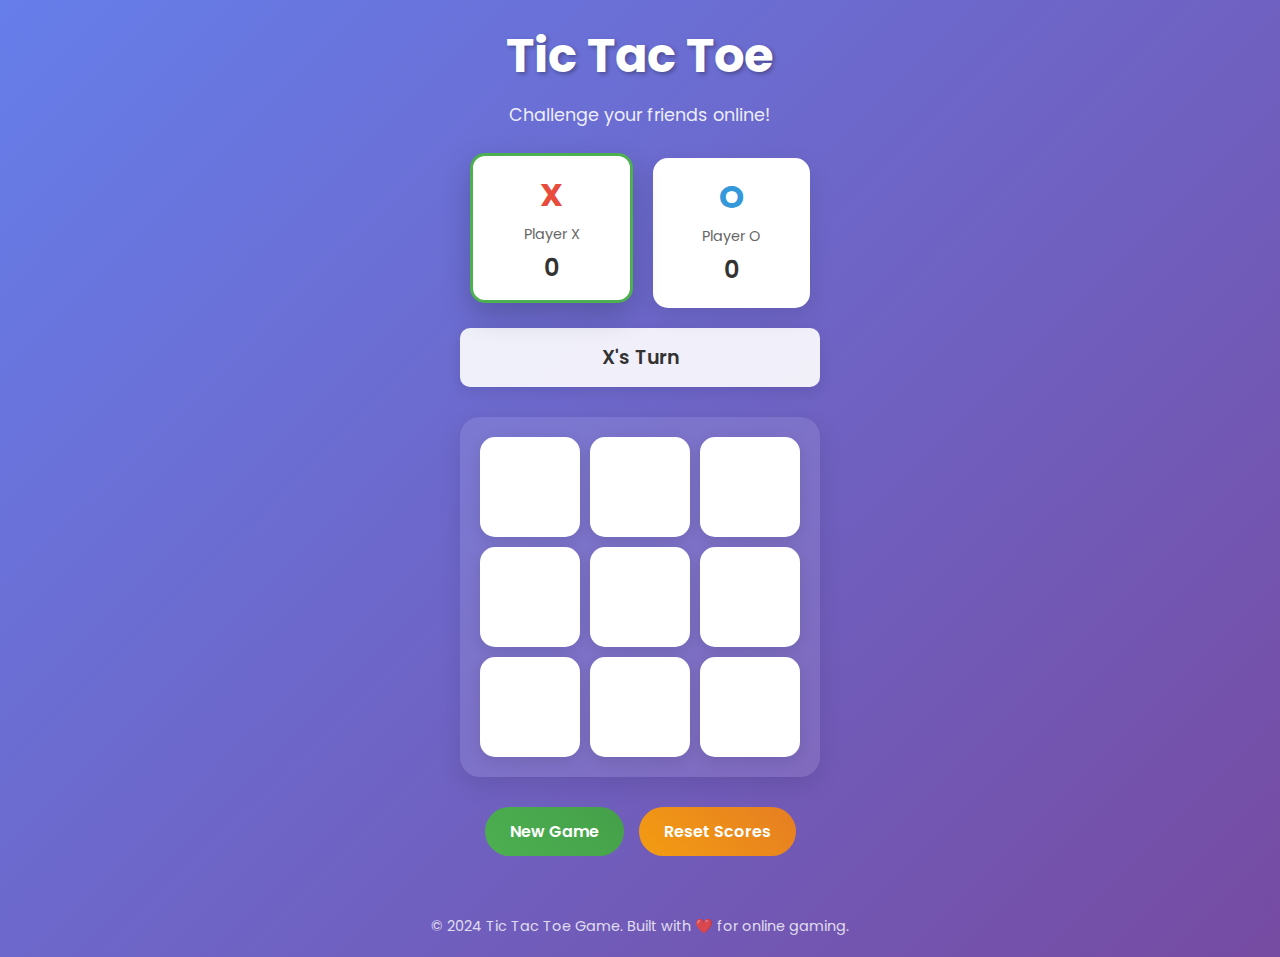
<file: index.html>
<!DOCTYPE html>
<html lang="en">

<head>
    <meta charset="UTF-8">
    <meta name="viewport" content="width=device-width, initial-scale=1.0, maximum-scale=1.0, user-scalable=no">
    <meta name="mobile-web-app-capable" content="yes">
    <meta name="apple-mobile-web-app-capable" content="yes">
    <meta name="apple-mobile-web-app-status-bar-style" content="default">
    <title>Tic Tac Toe - Play Online</title>
    <link rel="stylesheet" href="styles.css">
    <link href="https://fonts.googleapis.com/css2?family=Poppins:wght@400;600;700&display=swap" rel="stylesheet">
</head>

<body>
    <div class="container">
        <header>
            <h1>Tic Tac Toe</h1>
            <p class="subtitle">Challenge your friends online!</p>
        </header>

        <div class="game-info">
            <div class="player-info">
                <div class="player player-x active">
                    <span class="player-symbol">X</span>
                    <span class="player-name">Player X</span>
                    <span class="player-score">0</span>
                </div>
                <div class="player player-o">
                    <span class="player-symbol">O</span>
                    <span class="player-name">Player O</span>
                    <span class="player-score">0</span>
                </div>
            </div>
            <div class="current-turn">
                <span id="turn-indicator">X's Turn</span>
            </div>
        </div>

        <div class="game-board">
            <div class="cell" data-cell="0"></div>
            <div class="cell" data-cell="1"></div>
            <div class="cell" data-cell="2"></div>
            <div class="cell" data-cell="3"></div>
            <div class="cell" data-cell="4"></div>
            <div class="cell" data-cell="5"></div>
            <div class="cell" data-cell="6"></div>
            <div class="cell" data-cell="7"></div>
            <div class="cell" data-cell="8"></div>
        </div>

        <div class="game-controls">
            <button id="new-game-btn" class="btn btn-primary">New Game</button>
            <button id="reset-scores-btn" class="btn btn-secondary">Reset Scores</button>
        </div>

        <div id="game-status" class="game-status hidden">
            <div class="status-content">
                <h2 id="status-message"></h2>
                <button id="play-again-btn" class="btn btn-primary">Play Again</button>
            </div>
        </div>
    </div>

    <footer>
        <p>&copy; 2024 Tic Tac Toe Game. Built with ❤️ for online gaming.</p>
    </footer>

    <script src="script.js"></script>
</body>

</html>
</file>
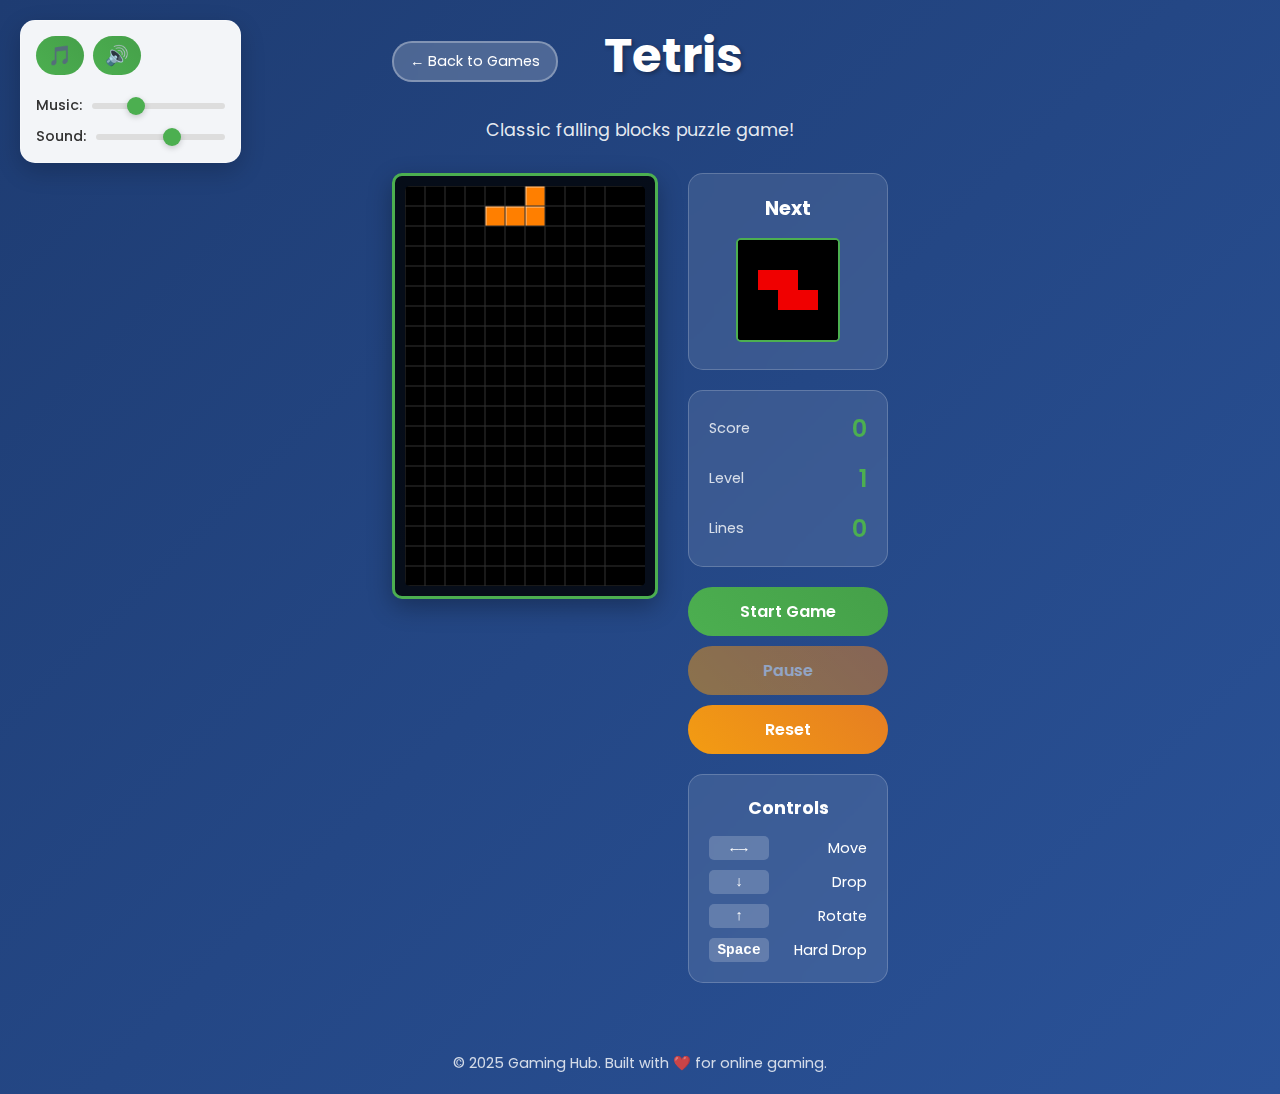
<file: tetris.html>
<!DOCTYPE html>
<html lang="en">

<head>
    <meta charset="UTF-8">
    <meta name="viewport" content="width=device-width, initial-scale=1.0, maximum-scale=1.0, user-scalable=no">
    <meta name="mobile-web-app-capable" content="yes">
    <meta name="apple-mobile-web-app-capable" content="yes">
    <meta name="apple-mobile-web-app-status-bar-style" content="default">
    <title>Tetris - Gaming Hub</title>
    <link rel="stylesheet" href="tetris-styles.css">
    <link href="https://fonts.googleapis.com/css2?family=Poppins:wght@400;600;700&display=swap" rel="stylesheet">
</head>

<body>
    <div class="container">
        <header>
            <div class="game-header">
                <button class="back-btn" onclick="window.location.href='index.html'">← Back to Games</button>
                <h1>Tetris</h1>
                <div class="spacer"></div>
            </div>
            <p class="subtitle">Classic falling blocks puzzle game!</p>
        </header>

        <div class="game-layout">
            <div class="game-area">
                <div class="game-board">
                    <canvas id="tetris" width="240" height="400"></canvas>
                </div>
            </div>

            <div class="game-sidebar">
                <div class="next-piece">
                    <h3>Next</h3>
                    <canvas id="next" width="100" height="100"></canvas>
                </div>

                <div class="game-stats">
                    <div class="stat">
                        <span class="stat-label">Score</span>
                        <span class="stat-value" id="score">0</span>
                    </div>
                    <div class="stat">
                        <span class="stat-label">Level</span>
                        <span class="stat-value" id="level">1</span>
                    </div>
                    <div class="stat">
                        <span class="stat-label">Lines</span>
                        <span class="stat-value" id="lines">0</span>
                    </div>
                </div>

                <div class="game-controls">
                    <button id="start-btn" class="btn btn-primary">Start Game</button>
                    <button id="pause-btn" class="btn btn-secondary" disabled>Pause</button>
                    <button id="reset-btn" class="btn btn-secondary">Reset</button>
                </div>

                <div class="instructions">
                    <h4>Controls</h4>
                    <div class="control-item">
                        <span class="key">←→</span>
                        <span>Move</span>
                    </div>
                    <div class="control-item">
                        <span class="key">↓</span>
                        <span>Drop</span>
                    </div>
                    <div class="control-item">
                        <span class="key">↑</span>
                        <span>Rotate</span>
                    </div>
                    <div class="control-item">
                        <span class="key">Space</span>
                        <span>Hard Drop</span>
                    </div>
                </div>
            </div>
        </div>

        <div id="game-over" class="game-over hidden">
            <div class="game-over-content">
                <h2>Game Over!</h2>
                <p>Final Score: <span id="final-score">0</span></p>
                <p>Lines Cleared: <span id="final-lines">0</span></p>
                <button id="play-again-btn" class="btn btn-primary">Play Again</button>
            </div>
        </div>
    </div>

    <footer>
        <p>&copy; 2025 Gaming Hub. Built with ❤️ for online gaming.</p>
    </footer>

    <script src="sound-manager.js"></script>
    <script src="tetris.js"></script>
</body>

</html>
</file>
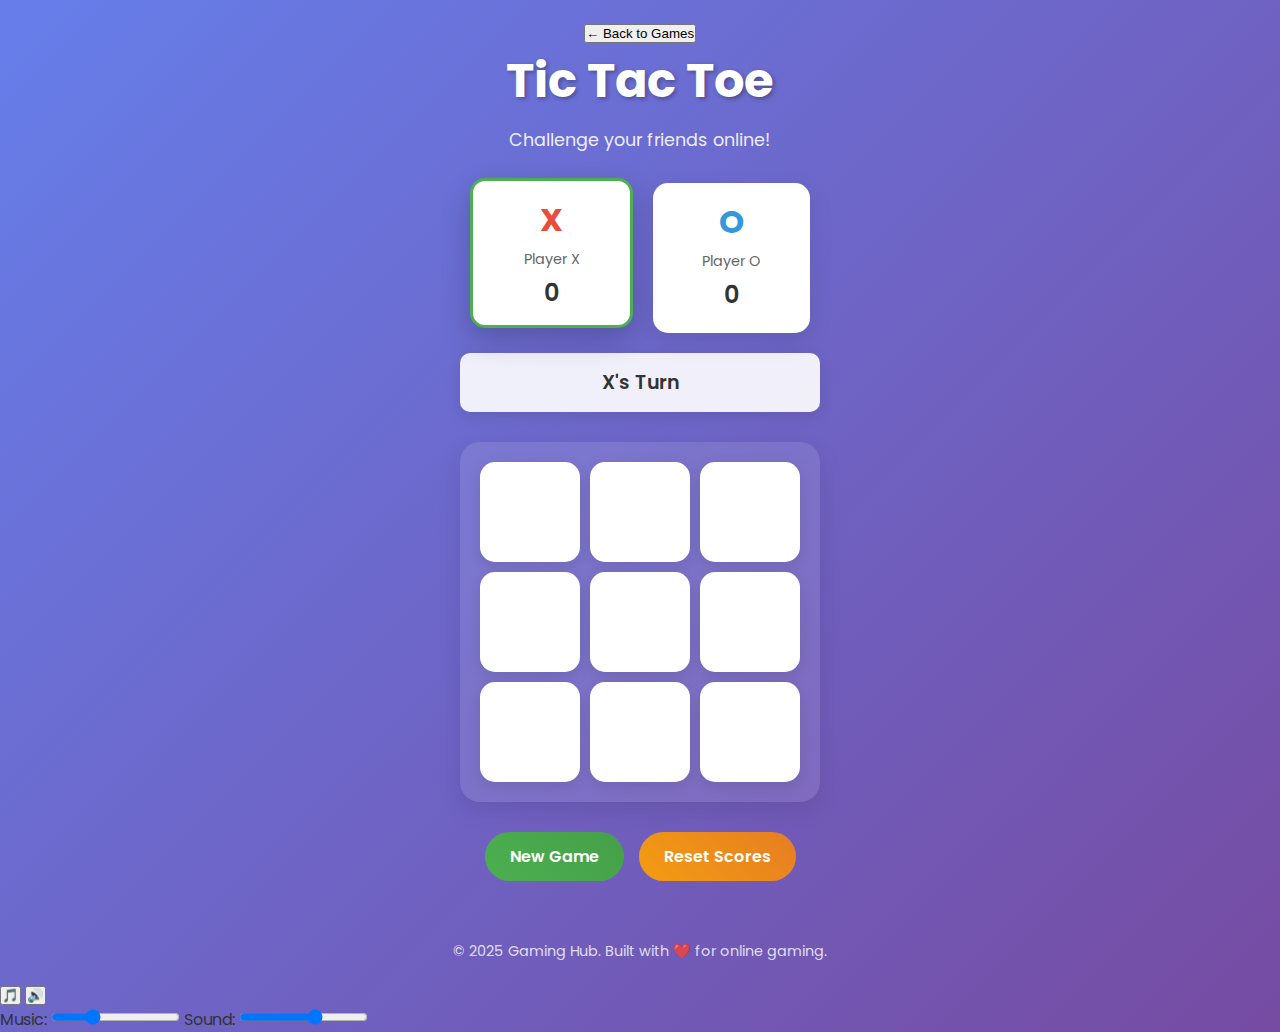
<file: tic-tac-toe.html>
<!DOCTYPE html>
<html lang="en">

<head>
    <meta charset="UTF-8">
    <meta name="viewport" content="width=device-width, initial-scale=1.0, maximum-scale=1.0, user-scalable=no">
    <meta name="mobile-web-app-capable" content="yes">
    <meta name="apple-mobile-web-app-capable" content="yes">
    <meta name="apple-mobile-web-app-status-bar-style" content="default">
    <title>Tic Tac Toe - Gaming Hub</title>
    <link rel="stylesheet" href="styles.css">
    <link href="https://fonts.googleapis.com/css2?family=Poppins:wght@400;600;700&display=swap" rel="stylesheet">
</head>

<body>
    <div class="container">
        <header>
            <div class="game-header">
                <button class="back-btn" onclick="window.location.href='index.html'">← Back to Games</button>
                <h1>Tic Tac Toe</h1>
                <div class="spacer"></div>
            </div>
            <p class="subtitle">Challenge your friends online!</p>
        </header>

        <div class="game-info">
            <div class="player-info">
                <div class="player player-x active">
                    <span class="player-symbol">X</span>
                    <span class="player-name">Player X</span>
                    <span class="player-score">0</span>
                </div>
                <div class="player player-o">
                    <span class="player-symbol">O</span>
                    <span class="player-name">Player O</span>
                    <span class="player-score">0</span>
                </div>
            </div>
            <div class="current-turn">
                <span id="turn-indicator">X's Turn</span>
            </div>
        </div>

        <div class="game-board">
            <div class="cell" data-cell="0"></div>
            <div class="cell" data-cell="1"></div>
            <div class="cell" data-cell="2"></div>
            <div class="cell" data-cell="3"></div>
            <div class="cell" data-cell="4"></div>
            <div class="cell" data-cell="5"></div>
            <div class="cell" data-cell="6"></div>
            <div class="cell" data-cell="7"></div>
            <div class="cell" data-cell="8"></div>
        </div>

        <div class="game-controls">
            <button id="new-game-btn" class="btn btn-primary">New Game</button>
            <button id="reset-scores-btn" class="btn btn-secondary">Reset Scores</button>
        </div>

        <div id="game-status" class="game-status hidden">
            <div class="status-content">
                <h2 id="status-message"></h2>
                <button id="play-again-btn" class="btn btn-primary">Play Again</button>
            </div>
        </div>
    </div>

    <footer>
        <p>&copy; 2025 Gaming Hub. Built with ❤️ for online gaming.</p>
    </footer>

    <script src="sound-manager.js"></script>
    <script src="script.js"></script>
</body>

</html>
</file>
<file: styles.css>
* {
    margin: 0;
    padding: 0;
    box-sizing: border-box;
}

body {
    font-family: 'Poppins', sans-serif;
    background: linear-gradient(135deg, #667eea 0%, #764ba2 100%);
    min-height: 100vh;
    display: flex;
    flex-direction: column;
    color: #333;
    /* Prevent text selection on mobile */
    -webkit-user-select: none;
    -moz-user-select: none;
    -ms-user-select: none;
    user-select: none;
    /* Prevent zoom on double-tap */
    touch-action: manipulation;
}

.container {
    max-width: 600px;
    margin: 0 auto;
    padding: 20px;
    flex: 1;
    display: flex;
    flex-direction: column;
    align-items: center;
}

header {
    text-align: center;
    margin-bottom: 30px;
}

header h1 {
    font-size: 3rem;
    font-weight: 700;
    color: white;
    text-shadow: 2px 2px 4px rgba(0, 0, 0, 0.3);
    margin-bottom: 10px;
}

.subtitle {
    color: rgba(255, 255, 255, 0.9);
    font-size: 1.1rem;
    font-weight: 400;
}

.game-info {
    width: 100%;
    margin-bottom: 30px;
}

.player-info {
    display: flex;
    justify-content: space-between;
    margin-bottom: 20px;
}

.player {
    background: white;
    padding: 15px 20px;
    border-radius: 15px;
    box-shadow: 0 8px 25px rgba(0, 0, 0, 0.1);
    text-align: center;
    transition: all 0.3s ease;
    flex: 1;
    margin: 0 10px;
}

.player.active {
    transform: translateY(-5px);
    box-shadow: 0 12px 30px rgba(0, 0, 0, 0.2);
    border: 3px solid #4CAF50;
}

.player-symbol {
    display: block;
    font-size: 2rem;
    font-weight: 700;
    margin-bottom: 5px;
}

.player-x .player-symbol {
    color: #e74c3c;
}

.player-o .player-symbol {
    color: #3498db;
}

.player-name {
    display: block;
    font-size: 0.9rem;
    color: #666;
    margin-bottom: 5px;
}

.player-score {
    display: block;
    font-size: 1.5rem;
    font-weight: 600;
    color: #333;
}

.current-turn {
    text-align: center;
    background: rgba(255, 255, 255, 0.9);
    padding: 15px;
    border-radius: 10px;
    box-shadow: 0 4px 15px rgba(0, 0, 0, 0.1);
}

#turn-indicator {
    font-size: 1.2rem;
    font-weight: 600;
    color: #333;
}

.game-board {
    display: grid;
    grid-template-columns: repeat(3, 1fr);
    gap: 10px;
    margin-bottom: 30px;
    background: rgba(255, 255, 255, 0.1);
    padding: 20px;
    border-radius: 20px;
    box-shadow: 0 8px 25px rgba(0, 0, 0, 0.1);
}

.cell {
    width: 100px;
    height: 100px;
    background: white;
    border-radius: 15px;
    display: flex;
    align-items: center;
    justify-content: center;
    font-size: 3rem;
    font-weight: 700;
    cursor: pointer;
    transition: all 0.3s ease;
    box-shadow: 0 4px 15px rgba(0, 0, 0, 0.1);
    /* Mobile touch improvements */
    -webkit-tap-highlight-color: transparent;
    touch-action: manipulation;
    /* Prevent text selection */
    -webkit-user-select: none;
    -moz-user-select: none;
    -ms-user-select: none;
    user-select: none;
}

.cell:hover {
    transform: scale(1.05);
    box-shadow: 0 6px 20px rgba(0, 0, 0, 0.2);
}

/* Mobile touch feedback */
.cell:active {
    transform: scale(0.95);
    transition: transform 0.1s ease;
}

.cell.x {
    color: #e74c3c;
    animation: popIn 0.3s ease;
}

.cell.o {
    color: #3498db;
    animation: popIn 0.3s ease;
}

.cell.winning {
    background: linear-gradient(45deg, #4CAF50, #45a049);
    color: white;
    animation: winner 0.6s ease;
}

@keyframes popIn {
    0% {
        transform: scale(0.8);
        opacity: 0;
    }

    100% {
        transform: scale(1);
        opacity: 1;
    }
}

@keyframes winner {

    0%,
    100% {
        transform: scale(1);
    }

    50% {
        transform: scale(1.1);
    }
}

.game-controls {
    display: flex;
    gap: 15px;
    margin-bottom: 20px;
}

.btn {
    padding: 12px 25px;
    border: none;
    border-radius: 25px;
    font-size: 1rem;
    font-weight: 600;
    cursor: pointer;
    transition: all 0.3s ease;
    font-family: 'Poppins', sans-serif;
    /* Mobile touch improvements */
    -webkit-tap-highlight-color: transparent;
    touch-action: manipulation;
    /* Prevent text selection */
    -webkit-user-select: none;
    -moz-user-select: none;
    -ms-user-select: none;
    user-select: none;
}

.btn:hover {
    transform: translateY(-2px);
    box-shadow: 0 6px 20px rgba(0, 0, 0, 0.2);
}

/* Mobile touch feedback */
.btn:active {
    transform: translateY(0);
    transition: transform 0.1s ease;
}

.btn-primary {
    background: linear-gradient(45deg, #4CAF50, #45a049);
    color: white;
}

.btn-secondary {
    background: linear-gradient(45deg, #f39c12, #e67e22);
    color: white;
}

.game-status {
    position: fixed;
    top: 0;
    left: 0;
    width: 100%;
    height: 100%;
    background: rgba(0, 0, 0, 0.8);
    display: flex;
    align-items: center;
    justify-content: center;
    z-index: 1000;
}

.game-status.hidden {
    display: none;
}

.status-content {
    background: white;
    padding: 40px;
    border-radius: 20px;
    text-align: center;
    box-shadow: 0 15px 40px rgba(0, 0, 0, 0.3);
    animation: slideIn 0.3s ease;
}

@keyframes slideIn {
    0% {
        transform: translateY(-50px);
        opacity: 0;
    }

    100% {
        transform: translateY(0);
        opacity: 1;
    }
}

#status-message {
    font-size: 2rem;
    margin-bottom: 30px;
    color: #333;
}

footer {
    text-align: center;
    padding: 20px;
    color: rgba(255, 255, 255, 0.8);
    font-size: 0.9rem;
}

/* Responsive Design */
@media (max-width: 768px) {
    .container {
        padding: 15px;
    }

    header h1 {
        font-size: 2.5rem;
    }

    .game-board {
        padding: 15px;
        gap: 8px;
    }

    .cell {
        width: 80px;
        height: 80px;
        font-size: 2.5rem;
    }

    .player {
        padding: 12px 15px;
        margin: 0 5px;
    }

    .player-symbol {
        font-size: 1.5rem;
    }

    .game-controls {
        flex-direction: column;
        align-items: center;
    }

    .btn {
        width: 200px;
    }
}

@media (max-width: 480px) {
    .cell {
        width: 70px;
        height: 70px;
        font-size: 2rem;
    }

    .player-info {
        flex-direction: column;
        gap: 10px;
    }

    .player {
        margin: 0;
    }
}

/* Mobile-specific improvements */
@media (hover: none) and (pointer: coarse) {

    /* Disable hover effects on touch devices */
    .cell:hover {
        transform: none;
        box-shadow: 0 4px 15px rgba(0, 0, 0, 0.1);
    }

    .btn:hover {
        transform: none;
        box-shadow: 0 4px 15px rgba(0, 0, 0, 0.1);
    }

    /* Increase touch targets for mobile */
    .cell {
        min-height: 60px;
        min-width: 60px;
    }

    .btn {
        min-height: 44px;
        min-width: 44px;
    }
}
</file>
<file: tetris-styles.css>
* {
    margin: 0;
    padding: 0;
    box-sizing: border-box;
}

body {
    font-family: 'Poppins', sans-serif;
    background: linear-gradient(135deg, #1e3c72 0%, #2a5298 100%);
    min-height: 100vh;
    display: flex;
    flex-direction: column;
    color: #333;
    -webkit-user-select: none;
    -moz-user-select: none;
    -ms-user-select: none;
    user-select: none;
    touch-action: manipulation;
}

.container {
    max-width: 1200px;
    margin: 0 auto;
    padding: 20px;
    flex: 1;
    display: flex;
    flex-direction: column;
    align-items: center;
}

header {
    text-align: center;
    margin-bottom: 30px;
    width: 100%;
}

.game-header {
    display: flex;
    align-items: center;
    justify-content: space-between;
    margin-bottom: 15px;
}

.back-btn {
    background: rgba(255, 255, 255, 0.2);
    border: 2px solid rgba(255, 255, 255, 0.3);
    color: white;
    padding: 8px 16px;
    border-radius: 20px;
    cursor: pointer;
    font-family: 'Poppins', sans-serif;
    font-size: 0.9rem;
    transition: all 0.3s ease;
    backdrop-filter: blur(10px);
}

.back-btn:hover {
    background: rgba(255, 255, 255, 0.3);
    border-color: rgba(255, 255, 255, 0.5);
}

.spacer {
    width: 100px;
}

header h1 {
    font-size: 3rem;
    font-weight: 700;
    color: white;
    text-shadow: 2px 2px 4px rgba(0, 0, 0, 0.3);
    margin-bottom: 10px;
}

.subtitle {
    color: rgba(255, 255, 255, 0.9);
    font-size: 1.1rem;
    font-weight: 400;
}

/* Audio Controls */
.audio-controls {
    position: fixed;
    top: 20px;
    left: 20px;
    z-index: 1000;
}

.audio-control-panel {
    background: rgba(255, 255, 255, 0.95);
    padding: 15px;
    border-radius: 15px;
    box-shadow: 0 8px 25px rgba(0, 0, 0, 0.2);
    backdrop-filter: blur(10px);
    border: 1px solid rgba(255, 255, 255, 0.3);
    min-width: 200px;
}

.audio-btn {
    background: linear-gradient(45deg, #4CAF50, #45a049);
    color: white;
    border: none;
    padding: 8px 12px;
    border-radius: 20px;
    cursor: pointer;
    font-size: 1.2rem;
    margin: 0 5px 10px 0;
    transition: all 0.3s ease;
    -webkit-tap-highlight-color: transparent;
    touch-action: manipulation;
}

.audio-btn:hover {
    transform: translateY(-2px);
    box-shadow: 0 4px 15px rgba(0, 0, 0, 0.2);
}

.audio-btn:active {
    transform: translateY(0);
}

.volume-controls {
    display: flex;
    flex-direction: column;
    gap: 10px;
    margin-top: 10px;
}

.volume-controls label {
    display: flex;
    align-items: center;
    gap: 10px;
    font-size: 0.9rem;
    color: #333;
    font-weight: 500;
}

.volume-controls input[type="range"] {
    flex: 1;
    height: 6px;
    border-radius: 3px;
    background: #ddd;
    outline: none;
    -webkit-appearance: none;
}

.volume-controls input[type="range"]::-webkit-slider-thumb {
    -webkit-appearance: none;
    appearance: none;
    width: 18px;
    height: 18px;
    border-radius: 50%;
    background: #4CAF50;
    cursor: pointer;
    box-shadow: 0 2px 6px rgba(0, 0, 0, 0.2);
}

.volume-controls input[type="range"]::-moz-range-thumb {
    width: 18px;
    height: 18px;
    border-radius: 50%;
    background: #4CAF50;
    cursor: pointer;
    border: none;
    box-shadow: 0 2px 6px rgba(0, 0, 0, 0.2);
}

.game-layout {
    display: flex;
    gap: 30px;
    align-items: flex-start;
    margin-bottom: 30px;
}

.game-area {
    display: flex;
    flex-direction: column;
    align-items: center;
}

.game-board {
    background: rgba(0, 0, 0, 0.8);
    border: 3px solid #4CAF50;
    border-radius: 10px;
    padding: 10px;
    box-shadow: 0 8px 25px rgba(0, 0, 0, 0.3);
}

#tetris {
    display: block;
    background: #000;
    border-radius: 5px;
}

.game-sidebar {
    display: flex;
    flex-direction: column;
    gap: 20px;
    min-width: 200px;
}

.next-piece {
    background: rgba(255, 255, 255, 0.1);
    padding: 20px;
    border-radius: 15px;
    text-align: center;
    backdrop-filter: blur(10px);
    border: 1px solid rgba(255, 255, 255, 0.2);
}

.next-piece h3 {
    color: white;
    margin-bottom: 15px;
    font-size: 1.2rem;
}

#next {
    background: #000;
    border-radius: 5px;
    border: 2px solid #4CAF50;
}

.game-stats {
    background: rgba(255, 255, 255, 0.1);
    padding: 20px;
    border-radius: 15px;
    backdrop-filter: blur(10px);
    border: 1px solid rgba(255, 255, 255, 0.2);
}

.stat {
    display: flex;
    justify-content: space-between;
    align-items: center;
    margin-bottom: 15px;
    color: white;
}

.stat:last-child {
    margin-bottom: 0;
}

.stat-label {
    font-size: 0.9rem;
    opacity: 0.8;
}

.stat-value {
    font-size: 1.5rem;
    font-weight: 600;
    color: #4CAF50;
}

.game-controls {
    display: flex;
    flex-direction: column;
    gap: 10px;
}

.btn {
    padding: 12px 20px;
    border: none;
    border-radius: 25px;
    font-size: 1rem;
    font-weight: 600;
    cursor: pointer;
    transition: all 0.3s ease;
    font-family: 'Poppins', sans-serif;
    -webkit-tap-highlight-color: transparent;
    touch-action: manipulation;
    -webkit-user-select: none;
    -moz-user-select: none;
    -ms-user-select: none;
    user-select: none;
}

.btn:hover:not(:disabled) {
    transform: translateY(-2px);
    box-shadow: 0 6px 20px rgba(0, 0, 0, 0.2);
}

.btn:active {
    transform: translateY(0);
    transition: transform 0.1s ease;
}

.btn:disabled {
    opacity: 0.5;
    cursor: not-allowed;
}

.btn-primary {
    background: linear-gradient(45deg, #4CAF50, #45a049);
    color: white;
}

.btn-secondary {
    background: linear-gradient(45deg, #f39c12, #e67e22);
    color: white;
}

.instructions {
    background: rgba(255, 255, 255, 0.1);
    padding: 20px;
    border-radius: 15px;
    backdrop-filter: blur(10px);
    border: 1px solid rgba(255, 255, 255, 0.2);
}

.instructions h4 {
    color: white;
    margin-bottom: 15px;
    text-align: center;
    font-size: 1.1rem;
}

.control-item {
    display: flex;
    justify-content: space-between;
    align-items: center;
    margin-bottom: 10px;
    color: white;
    font-size: 0.9rem;
}

.control-item:last-child {
    margin-bottom: 0;
}

.key {
    background: rgba(255, 255, 255, 0.2);
    padding: 4px 8px;
    border-radius: 5px;
    font-family: monospace;
    font-weight: 600;
    min-width: 60px;
    text-align: center;
}

.game-over {
    position: fixed;
    top: 0;
    left: 0;
    width: 100%;
    height: 100%;
    background: rgba(0, 0, 0, 0.8);
    display: flex;
    align-items: center;
    justify-content: center;
    z-index: 1000;
}

.game-over.hidden {
    display: none;
}

.game-over-content {
    background: white;
    padding: 40px;
    border-radius: 20px;
    text-align: center;
    box-shadow: 0 15px 40px rgba(0, 0, 0, 0.3);
    animation: slideIn 0.3s ease;
}

@keyframes slideIn {
    0% {
        transform: translateY(-50px);
        opacity: 0;
    }

    100% {
        transform: translateY(0);
        opacity: 1;
    }
}

.game-over-content h2 {
    font-size: 2.5rem;
    margin-bottom: 20px;
    color: #e74c3c;
}

.game-over-content p {
    font-size: 1.2rem;
    margin-bottom: 10px;
    color: #333;
}

footer {
    text-align: center;
    padding: 20px;
    color: rgba(255, 255, 255, 0.8);
    font-size: 0.9rem;
}

/* Responsive Design */
@media (max-width: 768px) {
    .container {
        padding: 15px;
    }

    header h1 {
        font-size: 2.5rem;
    }

    .game-layout {
        flex-direction: column;
        align-items: center;
        gap: 20px;
    }

    .game-sidebar {
        min-width: 100%;
        max-width: 300px;
    }

    .back-btn {
        padding: 6px 12px;
        font-size: 0.8rem;
    }

    .spacer {
        width: 60px;
    }

    /* Audio controls responsive */
    .audio-controls {
        top: 10px;
        left: 10px;
    }

    .audio-control-panel {
        min-width: 180px;
        padding: 12px;
    }

    .audio-btn {
        padding: 6px 10px;
        font-size: 1rem;
        margin: 0 3px 8px 0;
    }

    .volume-controls label {
        font-size: 0.8rem;
    }
}

@media (max-width: 480px) {
    .game-board {
        padding: 5px;
    }

    #tetris {
        width: 200px;
        height: 333px;
    }

    #next {
        width: 80px;
        height: 80px;
    }

    .stat-value {
        font-size: 1.2rem;
    }

    .btn {
        padding: 10px 16px;
        font-size: 0.9rem;
    }

    /* Audio controls mobile */
    .audio-controls {
        position: relative;
        top: auto;
        left: auto;
        margin-bottom: 20px;
        align-self: flex-start;
    }

    .audio-control-panel {
        min-width: 100%;
    }
}

/* Mobile-specific improvements */
@media (hover: none) and (pointer: coarse) {
    .btn:hover:not(:disabled) {
        transform: none;
        box-shadow: 0 4px 15px rgba(0, 0, 0, 0.1);
    }

    .audio-btn:hover {
        transform: none;
        box-shadow: 0 2px 8px rgba(0, 0, 0, 0.1);
    }

    .btn {
        min-height: 44px;
        min-width: 44px;
    }

    .audio-btn {
        min-height: 44px;
        min-width: 44px;
    }
}
</file>
